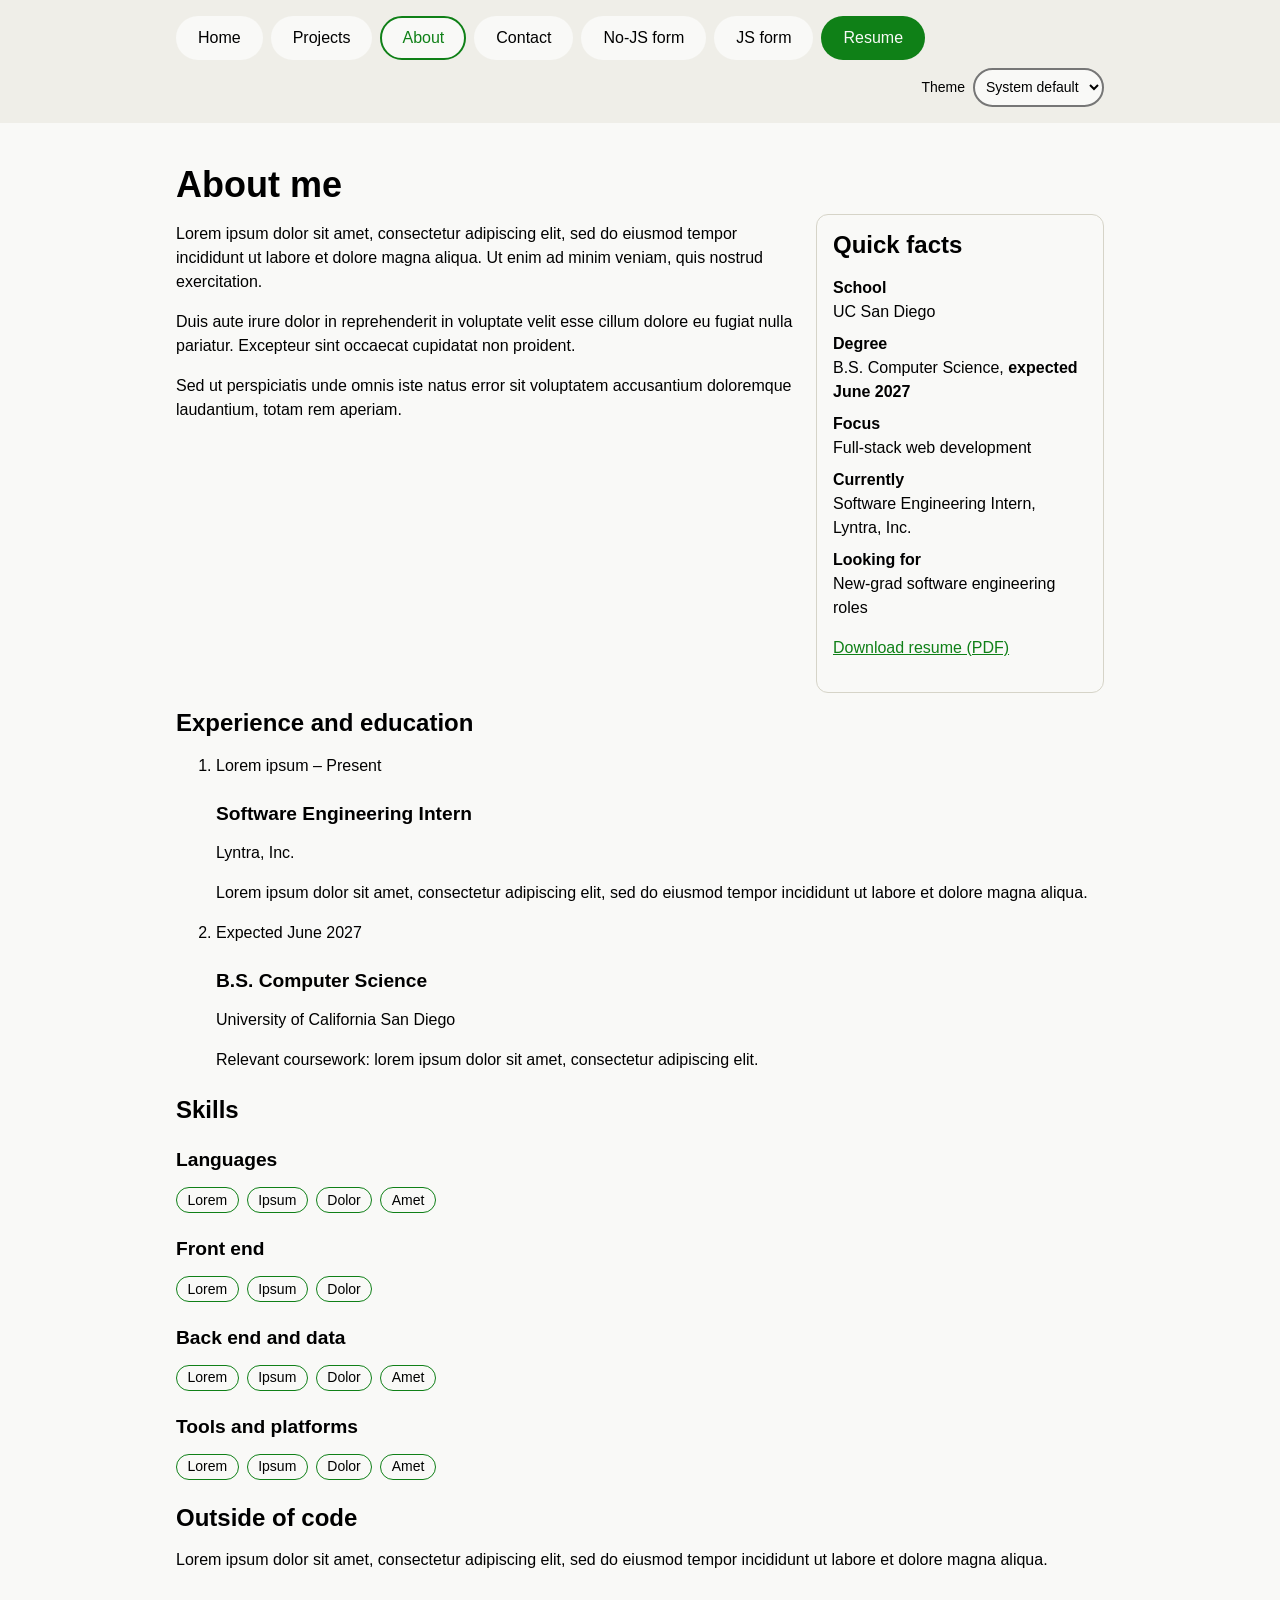
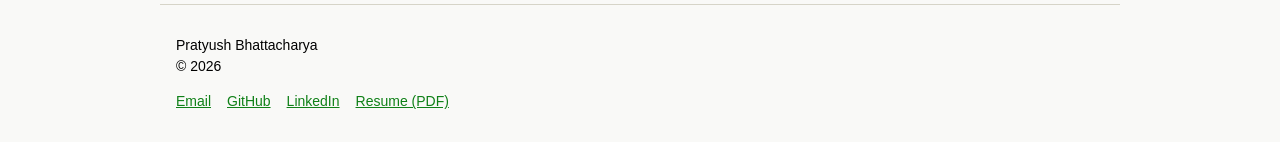
<file: about.html>
<!DOCTYPE html>
<html lang="en">

<head>
    <meta charset="UTF-8">
    <meta name="viewport" content="width=device-width, initial-scale=1.0">
    <meta name="description" content="Lorem ipsum dolor sit amet, consectetur adipiscing elit.">
    <title>About · Pratyush Bhattacharya</title>
    <link rel="icon" href="assets/icons/favicon.svg" type="image/svg+xml">
    <link rel="stylesheet" href="css/styles.css">
    <script src="js/theme.js"></script>
</head>

<body>
    <header>
        <nav>
            <menu aria-label="Main Navigation">
                <li><a href="index.html">Home</a></li>
                <li><a href="projects.html">Projects</a></li>
                <li><a href="about.html" aria-current="page">About</a></li>
                <li><a href="contact.html">Contact</a></li>
                <li><a href="form-no-js.html">No-JS form</a></li>
                <li><a href="form-with-js.html">JS form</a></li>
                <li><a href="assets/docs/pratyush-bhattacharya-resume.pdf" download>Resume</a></li>
                <li hidden>
                    <label for="theme-picker">Theme</label>
                    <select id="theme-picker">
                        <option value="system">System default</option>
                        <option value="light">Light</option>
                        <option value="dark">Dark</option>
                    </select>
                </li>
            </menu>
        </nav>
    </header>

    <main>
        <h1>About me</h1>

        <aside>
            <h2>Quick facts</h2>
            <dl>
                <dt>School</dt>
                <dd>UC San Diego</dd>
                <dt>Degree</dt>
                <dd>B.S. Computer Science, <strong>expected June 2027</strong></dd>
                <dt>Focus</dt>
                <dd>Full-stack web development</dd>
                <dt>Currently</dt>
                <dd>Software Engineering Intern, Lyntra, Inc.</dd>
                <dt>Looking for</dt>
                <dd>New-grad software engineering roles</dd>
            </dl>
            <p><a href="assets/docs/pratyush-bhattacharya-resume.pdf" download>Download resume (PDF)</a></p>
        </aside>

        <p>Lorem ipsum dolor sit amet, consectetur adipiscing elit, sed do eiusmod tempor incididunt ut labore et dolore
            magna aliqua. Ut enim ad minim veniam, quis nostrud exercitation.</p>
        <p>Duis aute irure dolor in reprehenderit in voluptate velit esse cillum dolore eu fugiat nulla pariatur.
            Excepteur sint occaecat cupidatat non proident.</p>
        <p>Sed ut perspiciatis unde omnis iste natus error sit voluptatem accusantium doloremque laudantium, totam rem
            aperiam.</p>

        <section>
            <h2>Experience and education</h2>
            <ol>
                <li>
                    <p>Lorem ipsum – Present</p>
                    <h3>Software Engineering Intern</h3>
                    <p>Lyntra, Inc.</p>
                    <p>Lorem ipsum dolor sit amet, consectetur adipiscing elit, sed do eiusmod tempor incididunt ut
                        labore et dolore magna aliqua.</p>
                </li>
                <li>
                    <p>Expected <time datetime="2027-06">June 2027</time></p>
                    <h3>B.S. Computer Science</h3>
                    <p>University of California San Diego</p>
                    <p>Relevant coursework: lorem ipsum dolor sit amet, consectetur adipiscing elit.</p>
                </li>
            </ol>
        </section>

        <section>
            <h2>Skills</h2>
            <h3>Languages</h3>
            <ul>
                <li><tech-tag>Lorem</tech-tag></li>
                <li><tech-tag>Ipsum</tech-tag></li>
                <li><tech-tag>Dolor</tech-tag></li>
                <li><tech-tag>Amet</tech-tag></li>
            </ul>
            <h3>Front end</h3>
            <ul>
                <li><tech-tag>Lorem</tech-tag></li>
                <li><tech-tag>Ipsum</tech-tag></li>
                <li><tech-tag>Dolor</tech-tag></li>
            </ul>
            <h3>Back end and data</h3>
            <ul>
                <li><tech-tag>Lorem</tech-tag></li>
                <li><tech-tag>Ipsum</tech-tag></li>
                <li><tech-tag>Dolor</tech-tag></li>
                <li><tech-tag>Amet</tech-tag></li>
            </ul>
            <h3>Tools and platforms</h3>
            <ul>
                <li><tech-tag>Lorem</tech-tag></li>
                <li><tech-tag>Ipsum</tech-tag></li>
                <li><tech-tag>Dolor</tech-tag></li>
                <li><tech-tag>Amet</tech-tag></li>
            </ul>
        </section>

        <section>
            <h2>Outside of code</h2>
            <p>Lorem ipsum dolor sit amet, consectetur adipiscing elit, sed do eiusmod tempor incididunt ut labore et
                dolore magna aliqua.</p>
        </section>
    </main>

    <footer>
        <p>Pratyush Bhattacharya<br>© 2026</p>
        <ul>
            <li><a href="mailto:name@example.com">Email</a></li>
            <li><a href="https://github.com/">GitHub</a></li>
            <li><a href="https://www.linkedin.com/">LinkedIn</a></li>
            <li><a href="assets/docs/pratyush-bhattacharya-resume.pdf">Resume (PDF)</a></li>
        </ul>
    </footer>
</body>

</html>
</file>
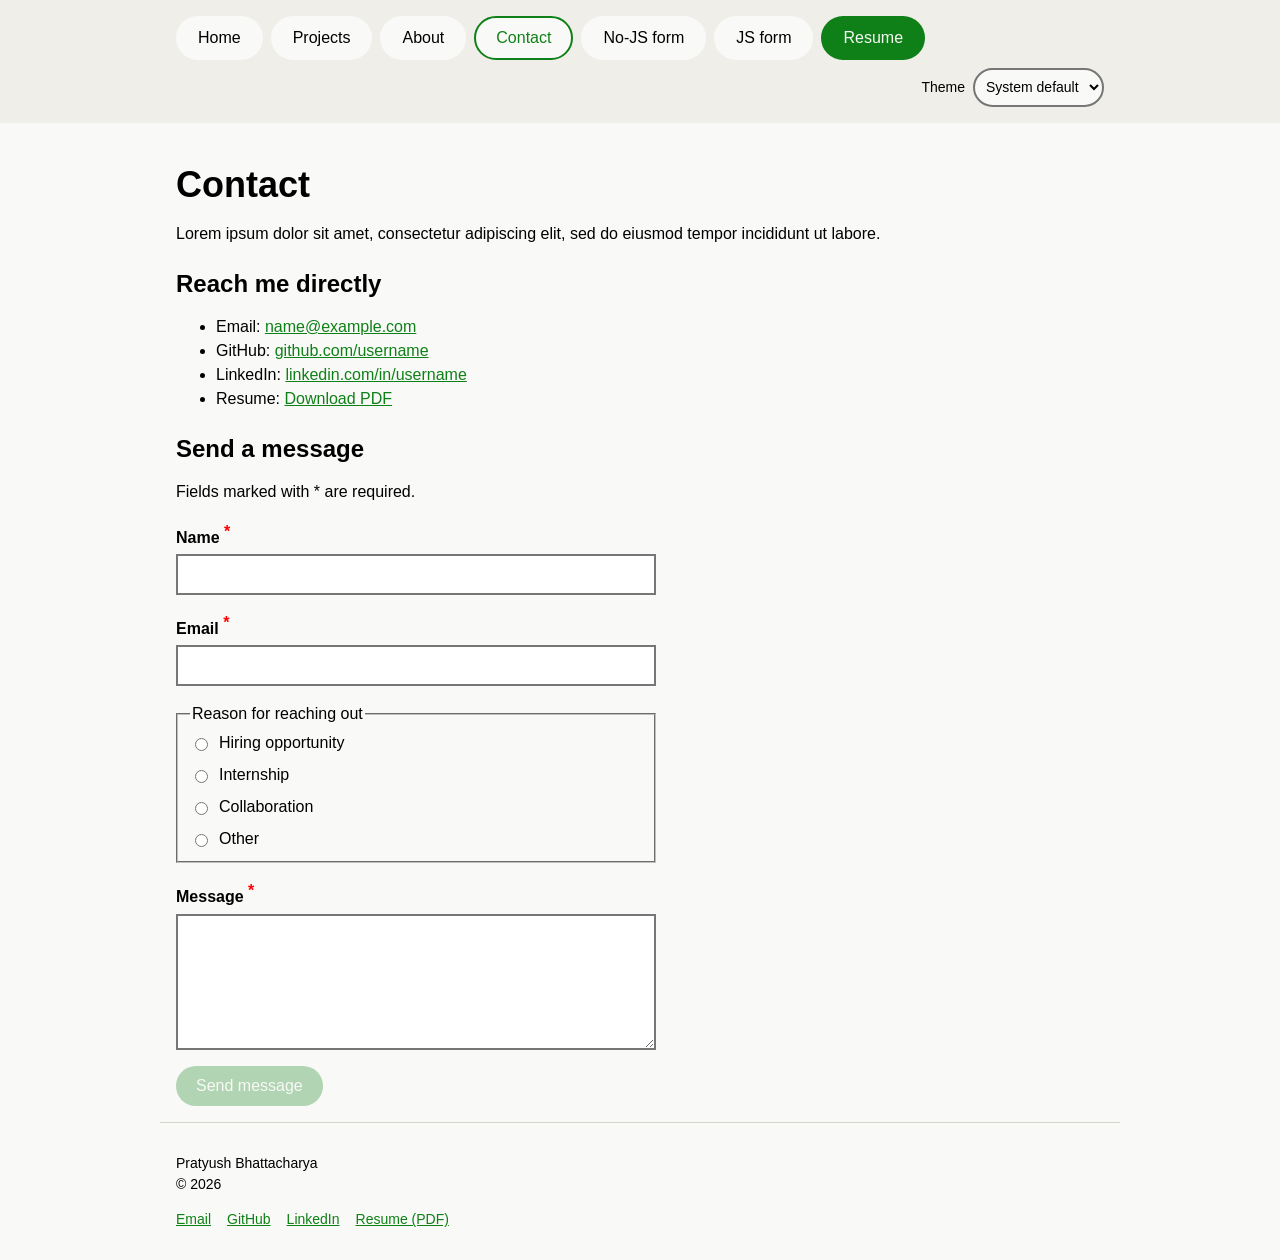
<file: contact.html>
<!DOCTYPE html>
<html lang="en">

<head>
    <meta charset="UTF-8">
    <meta name="viewport" content="width=device-width, initial-scale=1.0">
    <meta name="description" content="Lorem ipsum dolor sit amet, consectetur adipiscing elit.">
    <title>Contact · Pratyush Bhattacharya</title>
    <link rel="icon" href="assets/icons/favicon.svg" type="image/svg+xml">
    <link rel="stylesheet" href="css/styles.css">
    <script src="js/theme.js"></script>
</head>

<body>
    <header>
        <nav>
            <menu aria-label="Main Navigation">
                <li><a href="index.html">Home</a></li>
                <li><a href="projects.html">Projects</a></li>
                <li><a href="about.html">About</a></li>
                <li><a href="contact.html" aria-current="page">Contact</a></li>
                <li><a href="form-no-js.html">No-JS form</a></li>
                <li><a href="form-with-js.html">JS form</a></li>
                <li><a href="assets/docs/pratyush-bhattacharya-resume.pdf" download>Resume</a></li>
                <li hidden>
                    <label for="theme-picker">Theme</label>
                    <select id="theme-picker">
                        <option value="system">System default</option>
                        <option value="light">Light</option>
                        <option value="dark">Dark</option>
                    </select>
                </li>
            </menu>
        </nav>
    </header>

    <main>
        <h1>Contact</h1>
        <p>Lorem ipsum dolor sit amet, consectetur adipiscing elit, sed do eiusmod tempor incididunt ut labore.</p>

        <section>
            <h2>Reach me directly</h2>
            <ul>
                <li>Email: <a href="mailto:name@example.com">name@example.com</a></li>
                <li>GitHub: <a href="https://github.com/">github.com/username</a></li>
                <li>LinkedIn: <a href="https://www.linkedin.com/">linkedin.com/in/username</a></li>
                <li>Resume: <a href="assets/docs/pratyush-bhattacharya-resume.pdf" download>Download PDF</a></li>
            </ul>
        </section>

        <section>
            <h2>Send a message</h2>
            <form>
                <p>Fields marked with * are required.</p>
                <input-group>
                    <label for="name">Name</label>
                    <input id="name" name="name" class="form-field" autocomplete="name" required>
                </input-group>
                <input-group>
                    <label for="email">Email</label>
                    <input type="email" id="email" class="form-field" name="email" autocomplete="email" required>
                </input-group>
                <fieldset>
                    <legend>Reason for reaching out</legend>
                    <input type="radio" id="reason-hiring" class="form-field" name="reason" value="hiring" required>
                    <label for="reason-hiring">Hiring opportunity</label>
                    <input type="radio" id="reason-internship" class="form-field" name="reason" value="internship">
                    <label for="reason-internship">Internship</label>
                    <input type="radio" id="reason-collaboration" class="form-field" name="reason"
                        value="collaboration">
                    <label for="reason-collaboration">Collaboration</label>
                    <input type="radio" id="reason-other" class="form-field" name="reason" value="other">
                    <label for="reason-other">Other</label>
                </fieldset>
                <input-group>
                    <label for="message">Message</label>
                    <textarea id="message" class="form-field" name="message" rows="5" required></textarea>
                </input-group>
                <button type="submit">Send message</button>
            </form>
        </section>

        <dialog>
            <h2>Message sent</h2>
            <p>Lorem ipsum dolor sit amet, consectetur adipiscing elit.</p>
            <form method="dialog">
                <button>Close</button>
            </form>
        </dialog>
    </main>

    <footer>
        <p>Pratyush Bhattacharya<br>© 2026</p>
        <ul>
            <li><a href="mailto:name@example.com">Email</a></li>
            <li><a href="https://github.com/">GitHub</a></li>
            <li><a href="https://www.linkedin.com/">LinkedIn</a></li>
            <li><a href="assets/docs/pratyush-bhattacharya-resume.pdf">Resume (PDF)</a></li>
        </ul>
    </footer>
</body>

</html>
</file>
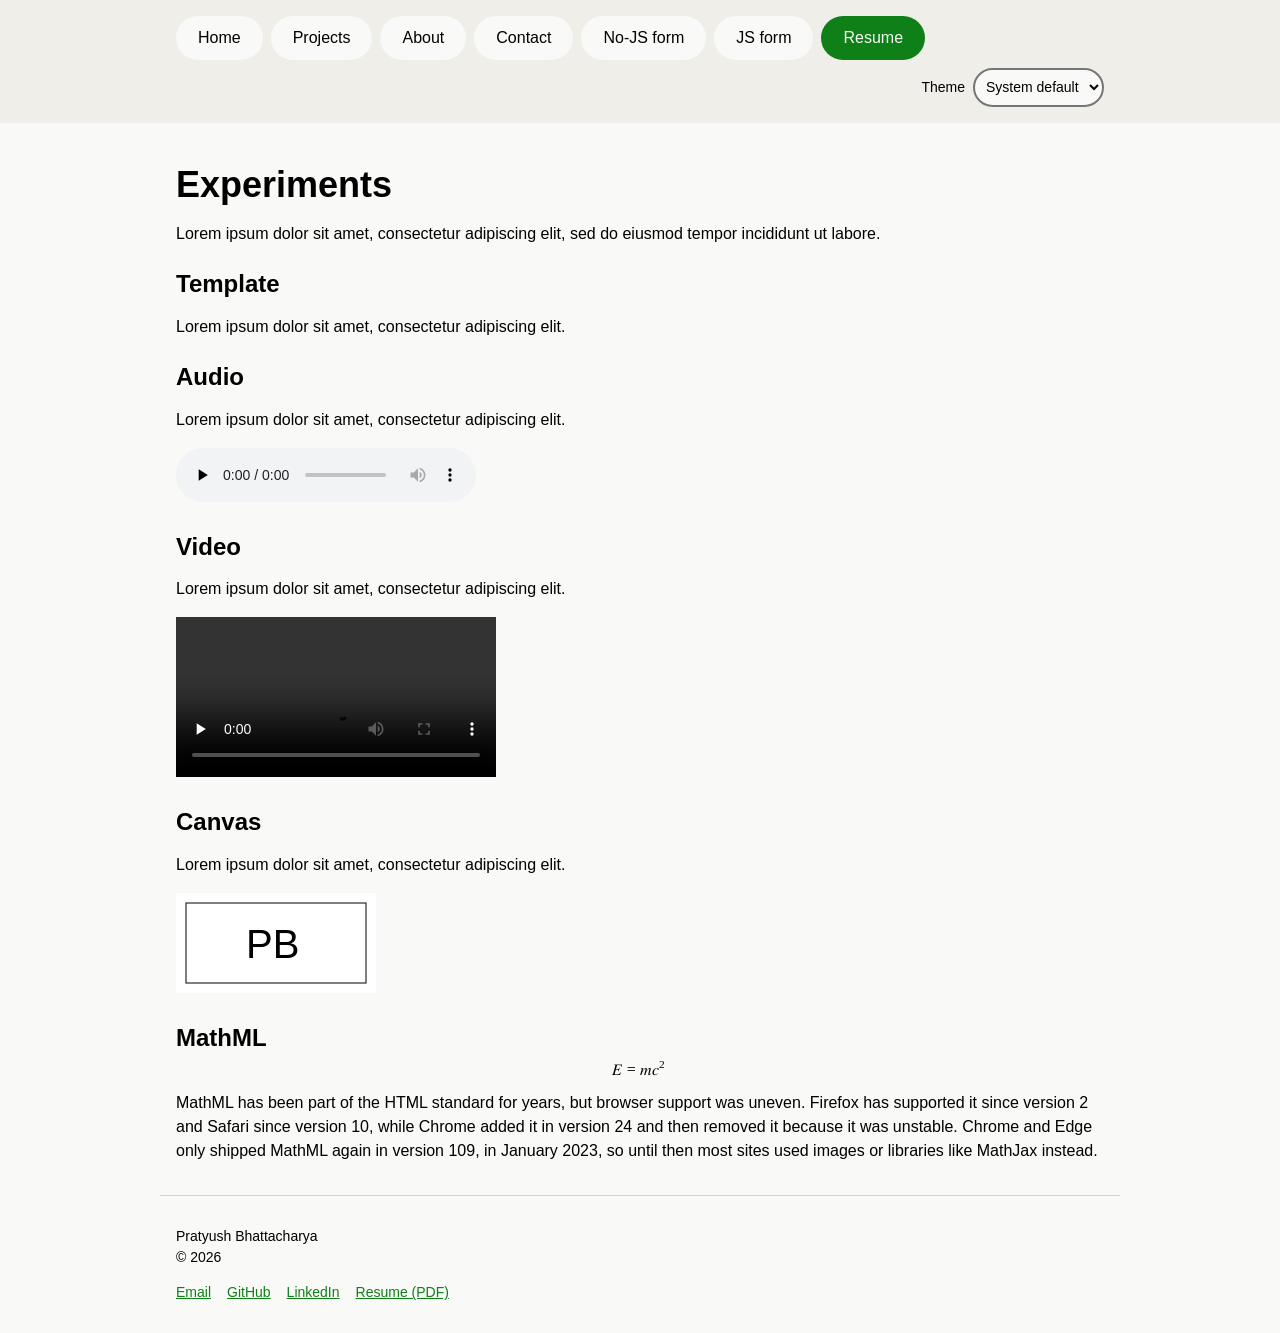
<file: experiments.html>
<!DOCTYPE html>
<html lang="en">

<head>
    <meta charset="UTF-8">
    <meta name="viewport" content="width=device-width, initial-scale=1.0">
    <meta name="description" content="Lorem ipsum dolor sit amet, consectetur adipiscing elit.">
    <title>Experiments · Pratyush Bhattacharya</title>
    <link rel="icon" href="assets/icons/favicon.svg" type="image/svg+xml">
    <link rel="stylesheet" href="css/styles.css">
    <script src="js/theme.js"></script>
</head>

<body>
    <header>
        <nav>
            <menu aria-label="Main Navigation">
                <li><a href="index.html">Home</a></li>
                <li><a href="projects.html">Projects</a></li>
                <li><a href="about.html">About</a></li>
                <li><a href="contact.html">Contact</a></li>
                <li><a href="form-no-js.html">No-JS form</a></li>
                <li><a href="form-with-js.html">JS form</a></li>
                <li><a href="assets/docs/pratyush-bhattacharya-resume.pdf" download>Resume</a></li>
                <li hidden>
                    <label for="theme-picker">Theme</label>
                    <select id="theme-picker">
                        <option value="system">System default</option>
                        <option value="light">Light</option>
                        <option value="dark">Dark</option>
                    </select>
                </li>
            </menu>
        </nav>
    </header>

    <main>
        <h1>Experiments</h1>
        <p>Lorem ipsum dolor sit amet, consectetur adipiscing elit, sed do eiusmod tempor incididunt ut labore.</p>

        <section>
            <h2>Template</h2>
            <p>Lorem ipsum dolor sit amet, consectetur adipiscing elit.</p>
            <template id="project-card">
                <article>
                    <h3>Project title</h3>
                    <p>Lorem ipsum dolor sit amet, consectetur adipiscing elit.</p>
                    <ul>
                        <li><tech-tag>Lorem</tech-tag></li>
                    </ul>
                </article>
            </template>
        </section>

        <section>
            <h2>Audio</h2>
            <p>Lorem ipsum dolor sit amet, consectetur adipiscing elit.</p>
            <audio controls preload="none">
                <source src="https://mdn.github.io/shared-assets/audio/t-rex-roar.mp3" type="audio/mpeg">
                <a href="https://mdn.github.io/shared-assets/audio/t-rex-roar.mp3">Download the audio</a>
            </audio>
        </section>

        <section>
            <h2>Video</h2>
            <p>Lorem ipsum dolor sit amet, consectetur adipiscing elit.</p>
            <video controls preload="none" width="320">
                <source src="https://mdn.github.io/shared-assets/videos/flower.webm" type="video/webm">
                <source src="https://mdn.github.io/shared-assets/videos/flower.mp4" type="video/mp4">
                <a href="https://mdn.github.io/shared-assets/videos/flower.mp4">Download the video</a>
            </video>
        </section>

        <section>
            <h2>Canvas</h2>
            <p>Lorem ipsum dolor sit amet, consectetur adipiscing elit.</p>
            <canvas id="monogram" width="200" height="100">A “PB” monogram drawn inside a box.</canvas>
            <noscript>
                <p>Turn on JavaScript to see the canvas drawing.</p>
            </noscript>
            <script>
                const ctx = document.getElementById("monogram").getContext("2d");
                ctx.strokeRect(10, 10, 180, 80);
                ctx.font = "40px sans-serif";
                ctx.fillText("PB", 70, 65);
            </script>
        </section>

        <section>
            <h2>MathML</h2>
            <math display="block">
                <mi>E</mi>
                <mo>=</mo>
                <mi>m</mi>
                <msup>
                    <mi>c</mi>
                    <mn>2</mn>
                </msup>
            </math>
            <p>MathML has been part of the HTML standard for years, but browser support was uneven. Firefox has
                supported it since version 2 and Safari since version 10, while Chrome added it in version 24 and then
                removed it because it was unstable. Chrome and Edge only shipped MathML again in version 109, in January
                2023, so until then most sites used images or libraries like MathJax instead.</p>
        </section>
    </main>

    <footer>
        <p>Pratyush Bhattacharya<br>© 2026</p>
        <ul>
            <li><a href="mailto:name@example.com">Email</a></li>
            <li><a href="https://github.com/">GitHub</a></li>
            <li><a href="https://www.linkedin.com/">LinkedIn</a></li>
            <li><a href="assets/docs/pratyush-bhattacharya-resume.pdf">Resume (PDF)</a></li>
        </ul>
    </footer>
</body>

</html>
</file>
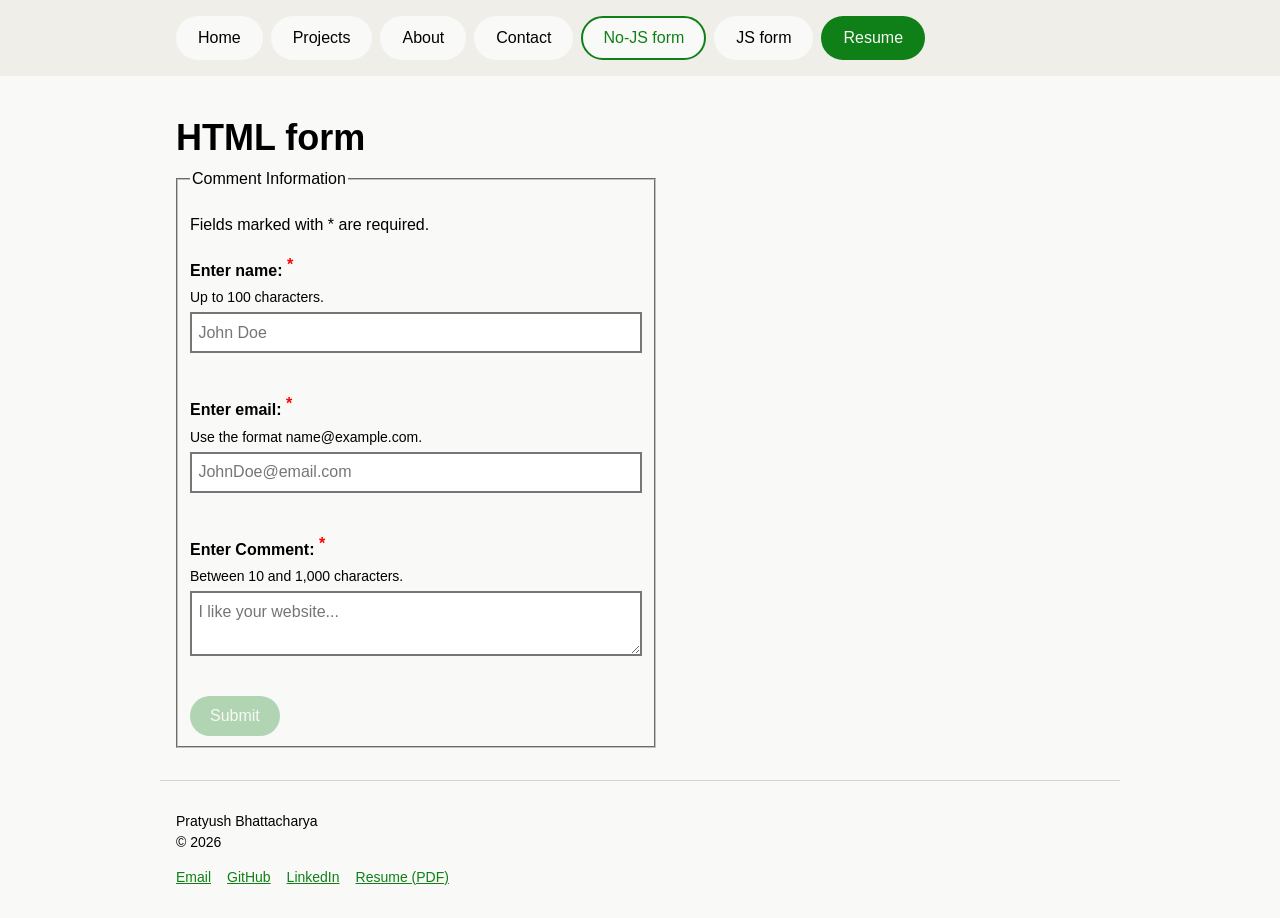
<file: form-no-js.html>
<!DOCTYPE html>
<html lang="en">

<head>
    <meta charset="UTF-8" />
    <meta name="viewport" content="width=device-width, initial-scale=1.0" />
    <meta name="description" content="A form for HW 4 that uses only HTML & CSS sans JavaScript" />
    <title>Form without JS</title>
    <link rel="icon" href="assets/icons/favicon.svg" type="image/svg+xml" />
    <link rel="stylesheet" href="css/styles.css" />
</head>

<body>
    <header>
        <nav>
            <menu aria-label="Main Navigation">
                <li><a href="index.html">Home</a></li>
                <li><a href="projects.html">Projects</a></li>
                <li><a href="about.html">About</a></li>
                <li><a href="contact.html">Contact</a></li>
                <li><a href="form-no-js.html" aria-current="page">No-JS form</a></li>
                <li><a href="form-with-js.html">JS form</a></li>
                <li><a href="assets/docs/pratyush-bhattacharya-resume.pdf" download>Resume</a></li>
                <li hidden>
                    <label for="theme-picker">Theme</label>
                    <select id="theme-picker">
                        <option value="system">System default</option>
                        <option value="light">Light</option>
                        <option value="dark">Dark</option>
                    </select>
                </li>
            </menu>
        </nav>
    </header>

    <main>
        <h1>HTML form</h1>

        <form method="post" action="https://httpbin.org/post">
            <fieldset>
                <legend>Comment Information</legend>
                <p>Fields marked with * are required.</p>

                <input-group>
                    <label for="name">Enter name:</label>
                    <input-hint id="name-hint">Up to 100 characters.</input-hint>
                    <input id="name" class="form-field" name="name" type="text" placeholder="John Doe"
                        autocomplete="name" minlength="1" maxlength="100" required aria-describedby="name-hint" />
                    <input-invalid-input aria-label="Error">Invalid input</input-invalid-input>
                </input-group>

                <input-group>
                    <label for="email">Enter email:</label>
                    <input-hint id="email-hint">Use the format name@example.com.</input-hint>
                    <input id="email" class="form-field" name="email" type="email" placeholder="JohnDoe@email.com"
                        autocomplete="email" required aria-describedby="email-hint" />
                    <input-invalid-input aria-label="Error">Invalid input</input-invalid-input>
                </input-group>

                <input-group>
                    <label for="comment">Enter Comment:</label>
                    <input-hint id="comment-hint">Between 10 and 1,000 characters.</input-hint>
                    <textarea id="comment" class="form-field" name="comment" placeholder="I like your website..."
                        minlength="10" maxlength="1000" required aria-describedby="comment-hint"></textarea>
                    <input-invalid-input aria-label="Error">Invalid input</input-invalid-input>
                </input-group>

                <input id="possible_bot" name="possible_bot" type="hidden" value="true">

                <button type="submit">Submit</button>

            </fieldset>
        </form>
    </main>

    <footer>
        <p>Pratyush Bhattacharya<br>© 2026</p>
        <ul>
            <li><a href="mailto:pratyushbhattacharya1@gmail.com">Email</a></li>
            <li><a href="https://github.com/PratyushBhattacharya1">GitHub</a></li>
            <li><a href="https://www.linkedin.com/in/pratyush--bhattacharya/">LinkedIn</a></li>
            <li><a href="assets/docs/pratyush-bhattacharya-resume.pdf">Resume (PDF)</a></li>
        </ul>
    </footer>
</body>

</html>
</file>
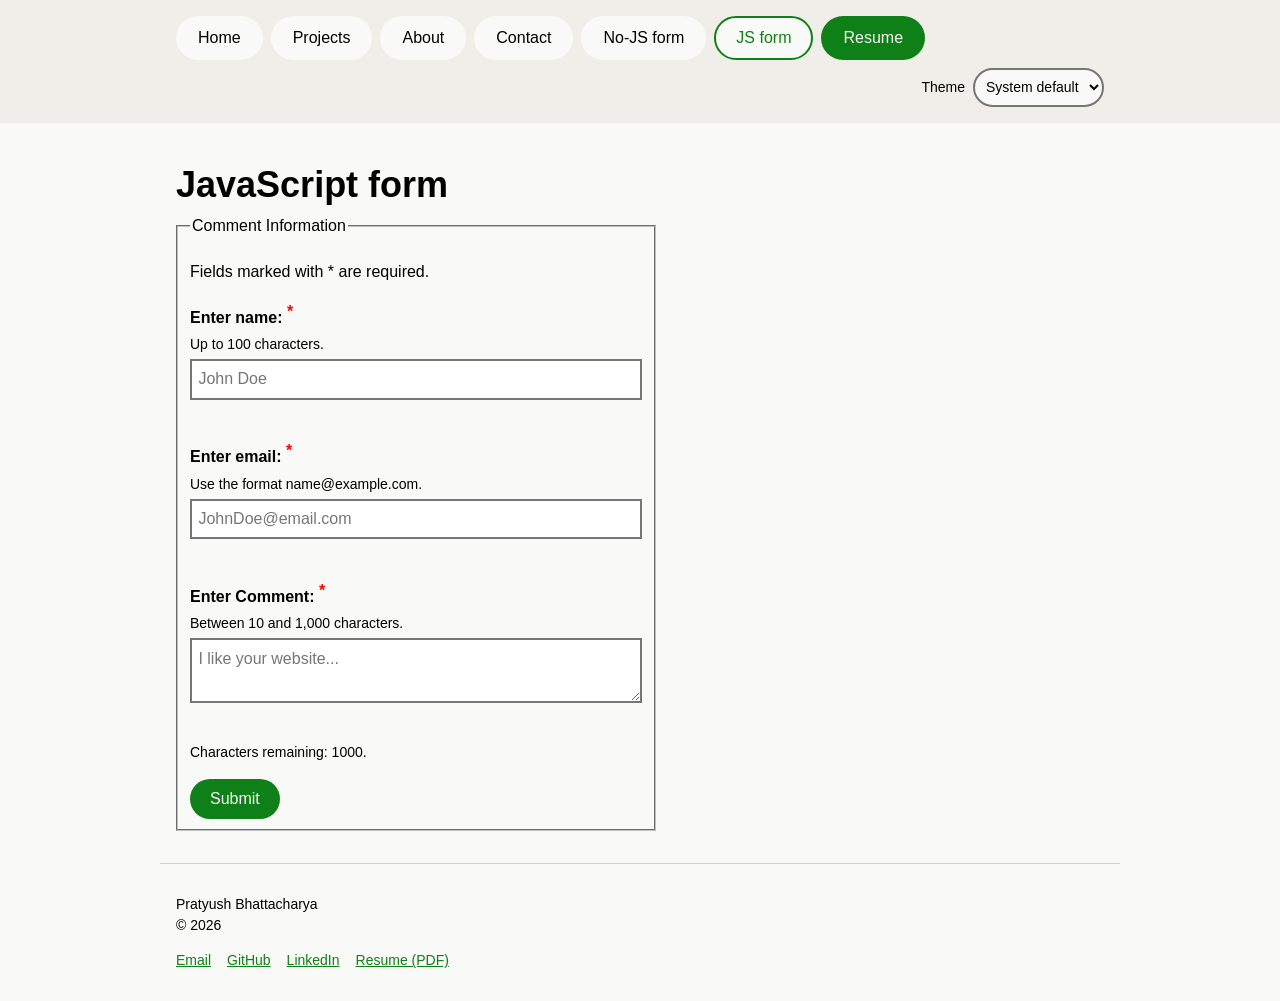
<file: form-with-js.html>
<!DOCTYPE html>
<html lang="en">

<head>
    <meta charset="UTF-8" />
    <meta name="viewport" content="width=device-width, initial-scale=1.0" />
    <meta name="description" content="A form for HW 4 that uses HTML, CSS, and JavaScript" />
    <title>Form with JS</title>
    <link rel="icon" href="assets/icons/favicon.svg" type="image/svg+xml" />
    <link rel="stylesheet" href="css/styles.css" />
    <script src="js/theme.js"></script>
    <script src="js/form.js" defer></script>
</head>

<body>
    <header>
        <nav>
            <menu aria-label="Main Navigation">
                <li><a href="index.html">Home</a></li>
                <li><a href="projects.html">Projects</a></li>
                <li><a href="about.html">About</a></li>
                <li><a href="contact.html">Contact</a></li>
                <li><a href="form-no-js.html">No-JS form</a></li>
                <li><a href="form-with-js.html" aria-current="page">JS form</a></li>
                <li><a href="assets/docs/pratyush-bhattacharya-resume.pdf" download>Resume</a></li>
                <li hidden>
                    <label for="theme-picker">Theme</label>
                    <select id="theme-picker">
                        <option value="system">System default</option>
                        <option value="light">Light</option>
                        <option value="dark">Dark</option>
                    </select>
                </li>
            </menu>
        </nav>
    </header>

    <main>
        <h1>JavaScript form</h1>

        <form method="post" action="https://httpbin.org/post">
            <fieldset>
                <legend>Comment Information</legend>
                <p>Fields marked with * are required.</p>

                <input-group>
                    <label for="name">Enter name:</label>
                    <input-hint id="name-hint">Up to 100 characters.</input-hint>
                    <input id="name" class="form-field" name="name" type="text" placeholder="John Doe"
                        autocomplete="name" minlength="1" maxlength="100" required
                        aria-describedby="name-hint name-error" />
                    <input-invalid-input aria-label="Error">Invalid input</input-invalid-input>
                </input-group>

                <input-group>
                    <label for="email">Enter email:</label>
                    <input-hint id="email-hint">Use the format name@example.com.</input-hint>
                    <input id="email" class="form-field" name="email" type="email" placeholder="JohnDoe@email.com"
                        autocomplete="email" required aria-describedby="email-hint email-error" />
                    <input-invalid-input aria-label="Error">Invalid input</input-invalid-input>
                </input-group>

                <input-group>
                    <label for="comment">Enter Comment:</label>
                    <input-hint id="comment-hint">Between 10 and 1,000 characters.</input-hint>
                    <textarea id="comment" class="form-field" name="comment" placeholder="I like your website..."
                        minlength="10" maxlength="1000" required
                        aria-describedby="comment-hint comment-info comment-error"></textarea>
                    <input-invalid-input aria-label="Error">Invalid input</input-invalid-input>
                </input-group>

                <!-- Everything from here to the end of the form that is marked hidden or disabled
                     belongs to js/form.js, which switches it on. Without JavaScript the message
                     areas stay out of sight and the empty form-errors field is not submitted.
                     Each <output> is a polite live region by default, so screen readers
                     announce new messages. -->
                <info-area id="comment-info" hidden>
                    <span id="comment-count"></span>
                    <output id="comment-warning" for="comment"></output>
                </info-area>

                <input id="possible_bot" name="possible_bot" type="hidden" value="true">
                <input id="form-errors" name="form-errors" type="hidden" disabled>

                <button type="submit">Submit</button>

                <error-area hidden>
                    <output id="name-error" for="name"></output>
                    <output id="email-error" for="email"></output>
                    <output id="comment-error" for="comment"></output>
                </error-area>

            </fieldset>
        </form>
    </main>

    <footer>
        <p>Pratyush Bhattacharya<br>© 2026</p>
        <ul>
            <li><a href="mailto:pratyushbhattacharya1@gmail.com">Email</a></li>
            <li><a href="https://github.com/PratyushBhattacharya1">GitHub</a></li>
            <li><a href="https://www.linkedin.com/in/pratyush--bhattacharya/">LinkedIn</a></li>
            <li><a href="assets/docs/pratyush-bhattacharya-resume.pdf">Resume (PDF)</a></li>
        </ul>
    </footer>
</body>

</html>
</file>
<file: css/styles.css>
:root {
    color-scheme: light dark;

    --main-font: Tahoma, sans-serif;

    --bg-color: light-dark(#f9f9f7, #15202b);
    --bg-accent-color: light-dark(#efeee8, #22303c);
    --button-hover-color: light-dark(#e5e3d9, #192734);
    --border-color: light-dark(#d6d4c8, #38444d);
    --field-border-color: light-dark(#767676, #8b98a5);
    --text-color: light-dark(#000000, #ffffff);
    --accent-color: light-dark(#0F8017, #7FF087);
    --warning-color: light-dark(#8a4b00, #ffcc66);
    --max-page-width: 60rem;
    --max-page-margin: auto;
    --spacing: 1rem;
    --pill-radius: 999px;
}

html[data-theme="light"] {
    color-scheme: light;
}

html[data-theme="dark"] {
    color-scheme: dark;
}

*,
*::before,
*::after {
    box-sizing: border-box;
}

body {
    background-color: var(--bg-color);
    font-family: var(--main-font);
    color: var(--text-color);
    accent-color: var(--accent-color);
    line-height: 1.5;
    margin: 0;
}

header>nav,
main,
footer {
    max-width: var(--max-page-width);
    margin: var(--max-page-margin);
    padding: var(--spacing);
}

/* Headers */

h1,
h2,
h3 {
    line-height: 1.2;
    margin: 1.5rem 0 0.5rem;
}

h1 {
    font-size: 2.25rem;
}

h2 {
    font-size: 1.5rem;
}

h3 {
    font-size: 1.2rem;
}

a {
    color: var(--accent-color);
}

a:hover {
    color: var(--text-color);
}

a:focus,
button:focus,
input:focus,
textarea:focus {
    outline: 3px solid var(--accent-color);
    outline-offset: 2px;
}

img,
iframe,
video {
    max-width: 100%;
}

img,
video {
    height: auto;
}

header {
    background-color: var(--bg-accent-color);
}

nav>menu {
    display: flex;
    flex-wrap: wrap;
    gap: 0.5rem;
    list-style-type: none;
    margin: 0;
    padding: 0;
}

menu>li:last-child {
    margin-left: auto;
}

menu a {
    display: inline-block;
    padding: 0.5em 1.25em;
    border: 2px solid transparent;
    border-radius: var(--pill-radius);
    background-color: var(--bg-color);
    color: var(--text-color);
    text-decoration: none;
}

menu a:hover {
    background-color: var(--button-hover-color);
}

menu a[aria-current="page"] {
    border-color: var(--accent-color);
    color: var(--accent-color);
}

menu a[download],
button {
    background-color: var(--accent-color);
    color: var(--bg-color);
}

menu a[download]:hover,
button:hover {
    background-color: var(--text-color);
}

footer {
    border-top: 1px solid var(--border-color);
    font-size: 0.875rem;
}

footer ul {
    display: flex;
    flex-wrap: wrap;
    gap: var(--spacing);
    list-style-type: none;
    padding: 0;
}

action-bar {
    display: flex;
    flex-wrap: wrap;
    gap: var(--spacing);
    margin: var(--spacing) 0;
}

project-meta {
    display: block;
    margin-top: var(--spacing);
    color: var(--accent-color);
    font-size: 0.875rem;
}

project-meta+h2,
project-meta+h3 {
    margin-top: 0.25rem;
}

ul:has(tech-tag) {
    display: flex;
    flex-wrap: wrap;
    gap: 0.5rem;
    list-style-type: none;
    padding: 0;
}

tech-tag {
    display: inline-block;
    padding: 0.1em 0.75em;
    border: 1px solid var(--accent-color);
    border-radius: var(--pill-radius);
    font-size: 0.875rem;
}

article,
aside {
    border: 1px solid var(--border-color);
    border-radius: 0.75rem;
    padding: var(--spacing);
    margin: var(--spacing) 0;
}

.filters a {
    display: inline-block;
    margin: 0.25rem 0;
    padding: 0.25em 0.9em;
    border: 1px solid var(--accent-color);
    border-radius: var(--pill-radius);
    text-decoration: none;
}

.filters a:hover {
    background-color: var(--button-hover-color);
}

svg rect,
svg line {
    stroke: currentColor;
}

svg text {
    fill: currentColor;
}

dt {
    font-weight: bold;
}

dd {
    margin: 0 0 0.5rem;
}

aside>h2 {
    margin-top: 0;
}

aside~section {
    clear: both;
}

aside {
    float: right;
    width: 18rem;
    margin: 0 0 var(--spacing) var(--spacing);
}

input-group {
    display: flex;
    flex-direction: column;
    gap: 0.25rem;
    margin-bottom: var(--spacing);
}

input-group>label {
    font-weight: bold;
}

input-hint {
    display: block;
    font-size: 0.875rem;
}

input:not([type="radio"]),
textarea {
    width: 100%;
    max-width: 30rem;
    padding: 0.4em;
    border: 2px solid var(--field-border-color);
    font: inherit;
}

input-group:has(> .form-field:required)>label::after {
    content: " *";
    color: red;
    vertical-align: super;
}

.form-field:user-invalid {
    border-color: red;
}

.form-field:required:user-valid {
    border-color: green;
}

input-invalid-input {
    display: block;
    visibility: hidden;
    color: red;
    font-size: small;
}

.form-field:user-invalid+input-invalid-input {
    visibility: visible;
}

fieldset {
    max-width: 30rem;
    margin: 0 0 var(--spacing);
}

fieldset:has(> input[type="radio"]) {
    display: grid;
    grid-template-columns: auto 1fr;
    gap: 0.5rem;
    align-items: center;
}

button {
    padding: 0.5em 1.25em;
    border: none;
    border-radius: var(--pill-radius);
    font: inherit;
    cursor: pointer;
}

form:invalid button {
    opacity: 0.3;
    pointer-events: none;
}

canvas {
    background-color: white;
}

@media (max-width: 48rem) {
    aside {
        float: none;
        width: auto;
        margin: var(--spacing) 0;
    }
}

/* ---------- Homework 4, Part 3: JavaScript form enhancements ---------- */

/* The display rules below would otherwise override the hidden attribute */
[hidden] {
    display: none;
}

/* Part 2 dims Submit and blocks clicks on it while the form is invalid. Once form.js is
   running, pressing Submit is how errors get explained and recorded, so it stays usable. */
form.enhanced:invalid button {
    opacity: 1;
    pointer-events: auto;
}

info-area,
error-area {
    display: block;
}

info-area {
    margin-bottom: var(--spacing);
    font-size: 0.875rem;
}

/* Near or at the character limit, form.js changes the wording and adds this class */
info-area.warning {
    color: var(--warning-color);
    font-weight: bold;
}

/* One output per field. It only becomes a box once it has text, so an empty one takes no space. */
error-area output:not(:empty) {
    display: block;
    margin-top: 0.5rem;
    padding: 0.4em 0.75em;
    border-left: 0.25rem solid red;
    background-color: var(--bg-accent-color);
}

/* Errors are labelled in words, not only by the red border */
error-area output:not(:empty)::before {
    content: "Error: ";
    font-weight: bold;
}

/* ---------- Homework 4, Part 4: theme switch and view transition ---------- */

/* Theme picker in the nav: its label beside a pill-shaped dropdown, in smaller text
   because it is a setting rather than a page */
menu li:has(> select) {
    display: flex;
    align-items: center;
    gap: 0.5rem;
    font-size: 0.875rem;
}

menu select {
    padding: 0.6em 0.5em;
    border: 2px solid var(--field-border-color);
    border-radius: var(--pill-radius);
    background-color: var(--bg-color);
    color: var(--text-color);
    font: inherit;
    cursor: pointer;
}

menu select:hover {
    background-color: var(--button-hover-color);
}

select:focus {
    outline: 3px solid var(--accent-color);
    outline-offset: 2px;
}

/* Fade between themes. js/theme.js adds the theme-fade class only while switching, so
   hover effects stay instant. Reduced-motion visitors get an instant switch. */
@media (prefers-reduced-motion: no-preference) {

    .theme-fade,
    .theme-fade *,
    .theme-fade *::before,
    .theme-fade *::after {
        transition: background-color 0.4s, color 0.4s, border-color 0.4s;
    }
}

/* Cross-fade between pages with the View Transition API. Visitors who ask their device
   for reduced motion never opt in, so they get a normal, instant page change. */
@media (prefers-reduced-motion: no-preference) {
    @view-transition {
        navigation: auto;
    }
}
</file>
